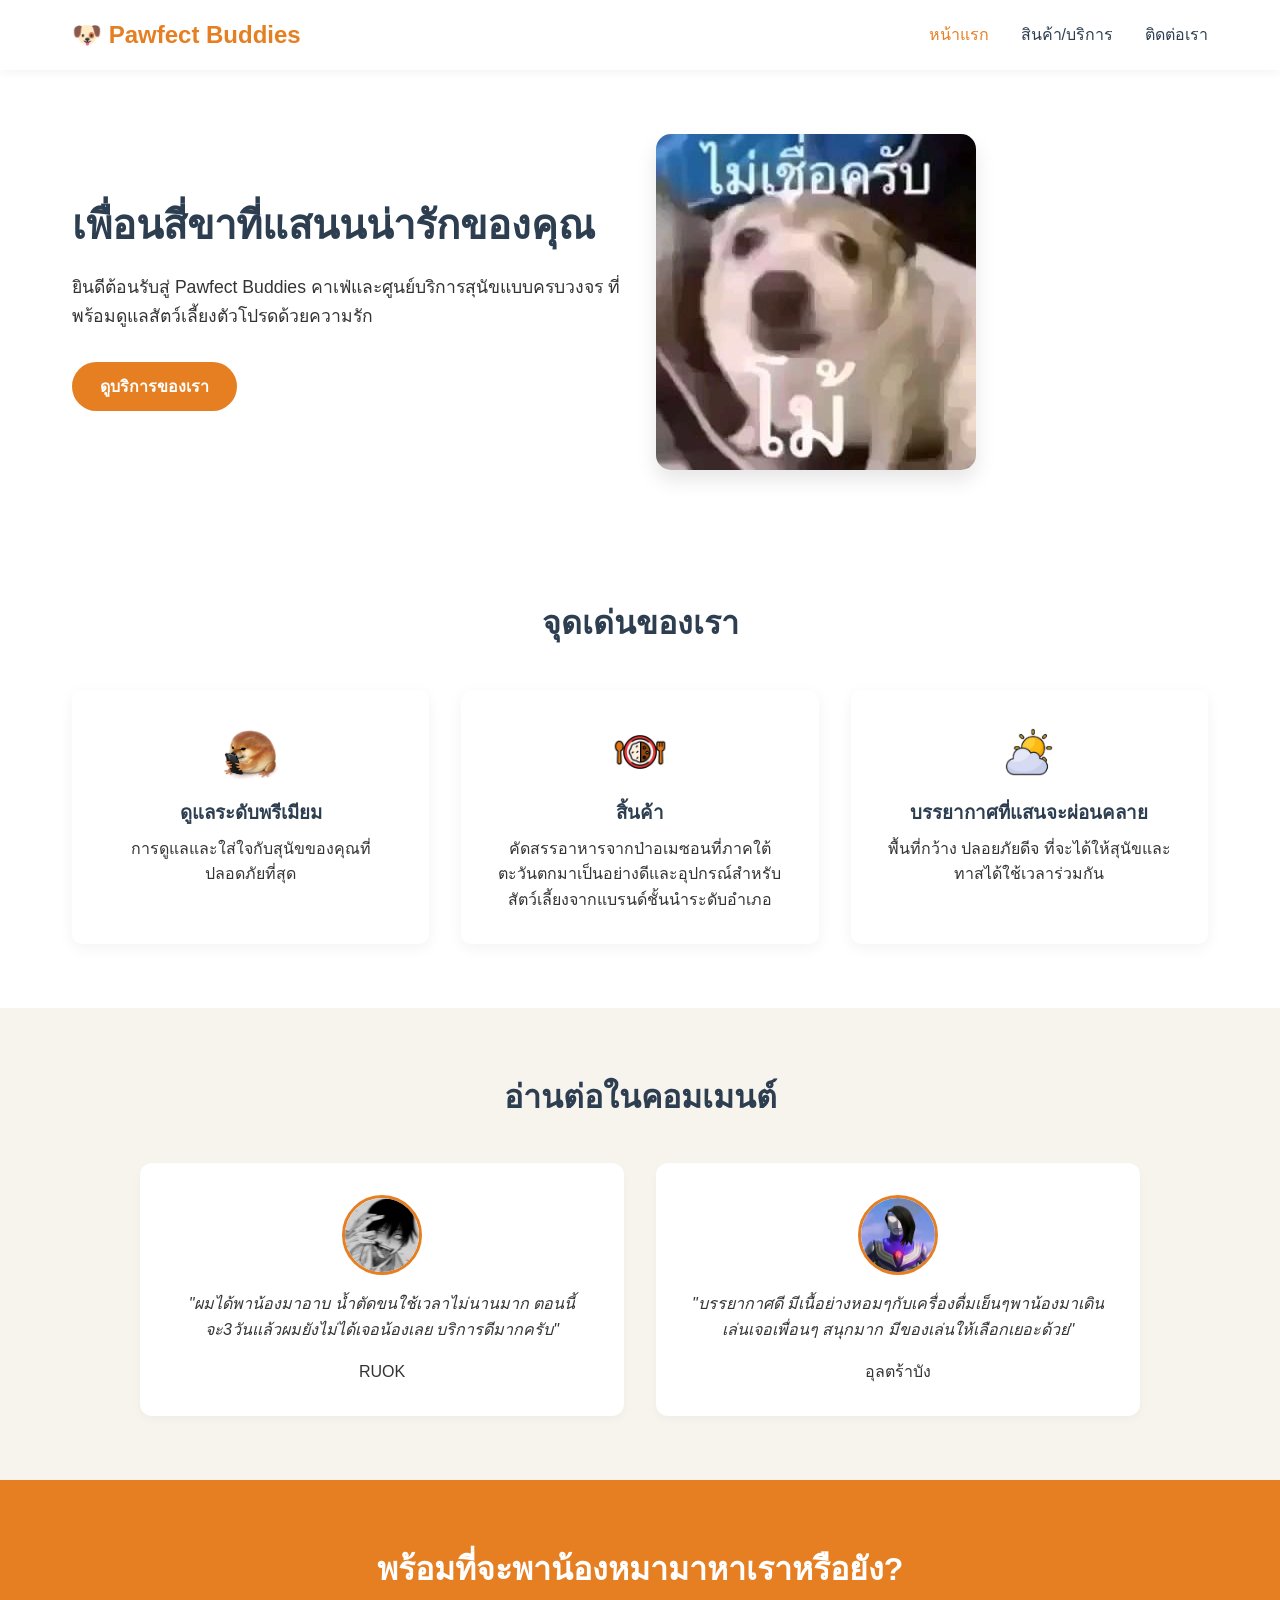
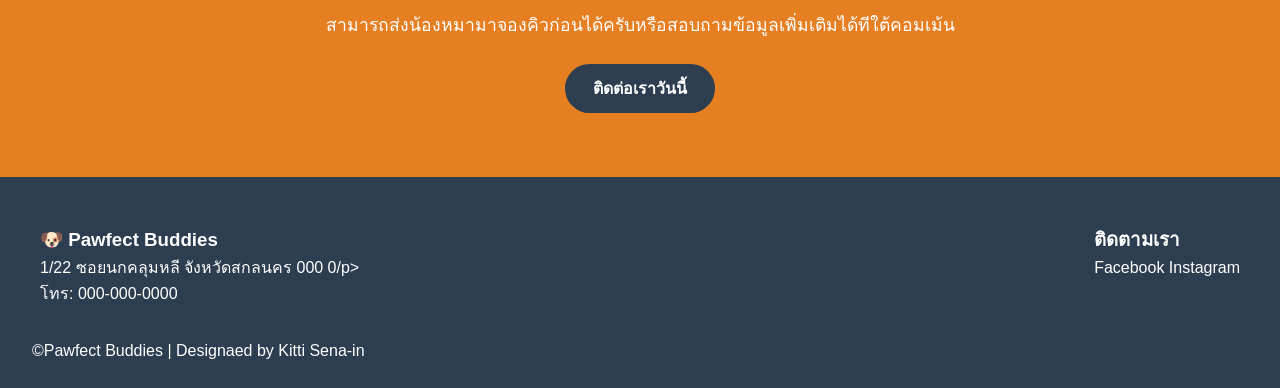
<file: index.html>
<!DOCTYPE html>
<html lang="en">
<head>
  <meta charset="UTF-8">
  <meta name="viewport" content="width=device-width, initial-scale=1.0">
  <title>Pawfect Buddies - หน้าแรก</title>
  <link rel="stylesheet" href="css/style.css">
</head>
<body>

  
  <header class="main-header">
    <nav class="navbar">
      <div class="logo">
        <a href="index.html">🐶 Pawfect Buddies</a>
      </div>
      <ul class="nav-links">
        <a href="index.html" class="active">หน้าแรก</a>
        <a href="menu.html">สินค้า/บริการ</a>
       <a href="contact.html">ติดต่อเรา</a>
      </ul>
    </nav>
  </header>

  <main>
  


    <section class="hero-section">
      <div class="hero-content">
        <h1>เพื่อนสี่ขาที่แสนนน่ารักของคุณ</h1>
        <p>ยินดีต้อนรับสู่ Pawfect Buddies คาเฟ่และศูนย์บริการสุนัขแบบครบวงจร ที่พร้อมดูแลสัตว์เลี้ยงตัวโปรดด้วยความรัก</p>
        <a href="menu.html" class="btn btn-primary">ดูบริการของเรา</a>
      </div>
      <div class="hero-image">
        <img src="./image/ครับ.jpg" alt="หมา">
      </div>
    </section>

   
    <section class="features-section">
      <h2 class="section-title">จุดเด่นของเรา</h2>
      <div class="features-grid">
        <article class="feature-card">
          <img src="./image/★Wildcraft★ na TikTok.jpg" alt="หมา2">
          <h3>ดูแลระดับพรีเมียม</h3>
          <p>การดูแลและใส่ใจกับสุนัขของคุณที่ปลอดภัยที่สุด</p>
        </article>
        <article class="feature-card">
          <img src="./image/images.png" alt="หมา3">
          <h3>สิ้นค้า</h3>
          <p>คัดสรรอาหารจากป่าอเมซอนที่ภาคใต้ตะวันตกมาเป็นอย่างดีและอุปกรณ์สำหรับสัตว์เลี้ยงจากแบรนด์ชั้นนำระดับอำเภอ</p>
        </article>
        <article class="feature-card">
          <img src="./image/99.jpg" alt="หมา4">
          <h3>บรรยากาศที่แสนจะผ่อนคลาย</h3>
          <p>พื้นที่กว้าง ปลอยภัยดีจ ที่จะได้ให้สุนัขและทาสได้ใช้เวลาร่วมกัน</p>
        </article>
      </div>
    </section>

   
    <section class="testimonials-section">
      <h2 class="section-title">อ่านต่อในคอมเมนต์</h2>
      <div class="testimonials-container">
        <article class="testimonial-card">
          <img src="./image/𝘑𝘶𝘫𝘶𝘵𝘴𝘶 𝘒𝘢𝘪𝘴𝘦𝘯📿.jpg" alt="ไอบ้า1" class="profile-img">
          <p class="testimonial-text">"ผมได้พาน้องมาอาบ   น้ำตัดขนใช้เวลาไม่นานมาก ตอนนี้จะ3วันแล้วผมยังไม่ได้เจอน้องเลย บริการดีมากครับ"</p>
          <p class="client-name"> RUOK </p>
        </article>
        <article class="testimonial-card">
          <img src="./image/460844974393069391.jpg" alt="รูปโปรไฟล์ลูกค้าคุณเมย์" class="profile-img">
          <p class="testimonial-text">"บรรยากาศดี มีเนื้อย่างหอมๆกับเครื่องดื่มเย็นๆพาน้องมาเดินเล่นเจอเพื่อนๆ สนุกมาก มีของเล่นให้เลือกเยอะด้วย"</p>
          <p class="client-name"> อุลตร้าบัง </p>
        </article>
      </div>
    </section>

    <section class="cta-section">
      <h2>พร้อมที่จะพาน้องหมามาหาเราหรือยัง?</h2>
      <p>สามารถส่งน้องหมามาจองคิวก่อนได้ครับหรือสอบถามข้อมูลเพิ่มเติมได้ทีใต้คอมเม้น</p>
      <a href="contact.html" class="btn btn-secondary">ติดต่อเราวันนี้</a>
    </section>
  </main>


  <footer class="main-footer">
    <div class="footer-content">
      <div class="footer-info">
        <h3>🐶 Pawfect Buddies</h3>
        <p>1/22 ซอยนกคลุมหลี จังหวัดสกลนคร 000 0/p>
        <p>โทร: 000-000-0000</p>
      </div>
      <div class="footer-socials">
        <h3>ติดตามเรา</h3>
        <a href="#">Facebook</a>
        <a href="#">Instagram</a>
      </div>
    </div>
    <div class="footer-bottom">
      <p>©Pawfect Buddies | Designaed by Kitti Sena-in</p>
    </div>
  </footer>
</body>
</html>
</file>
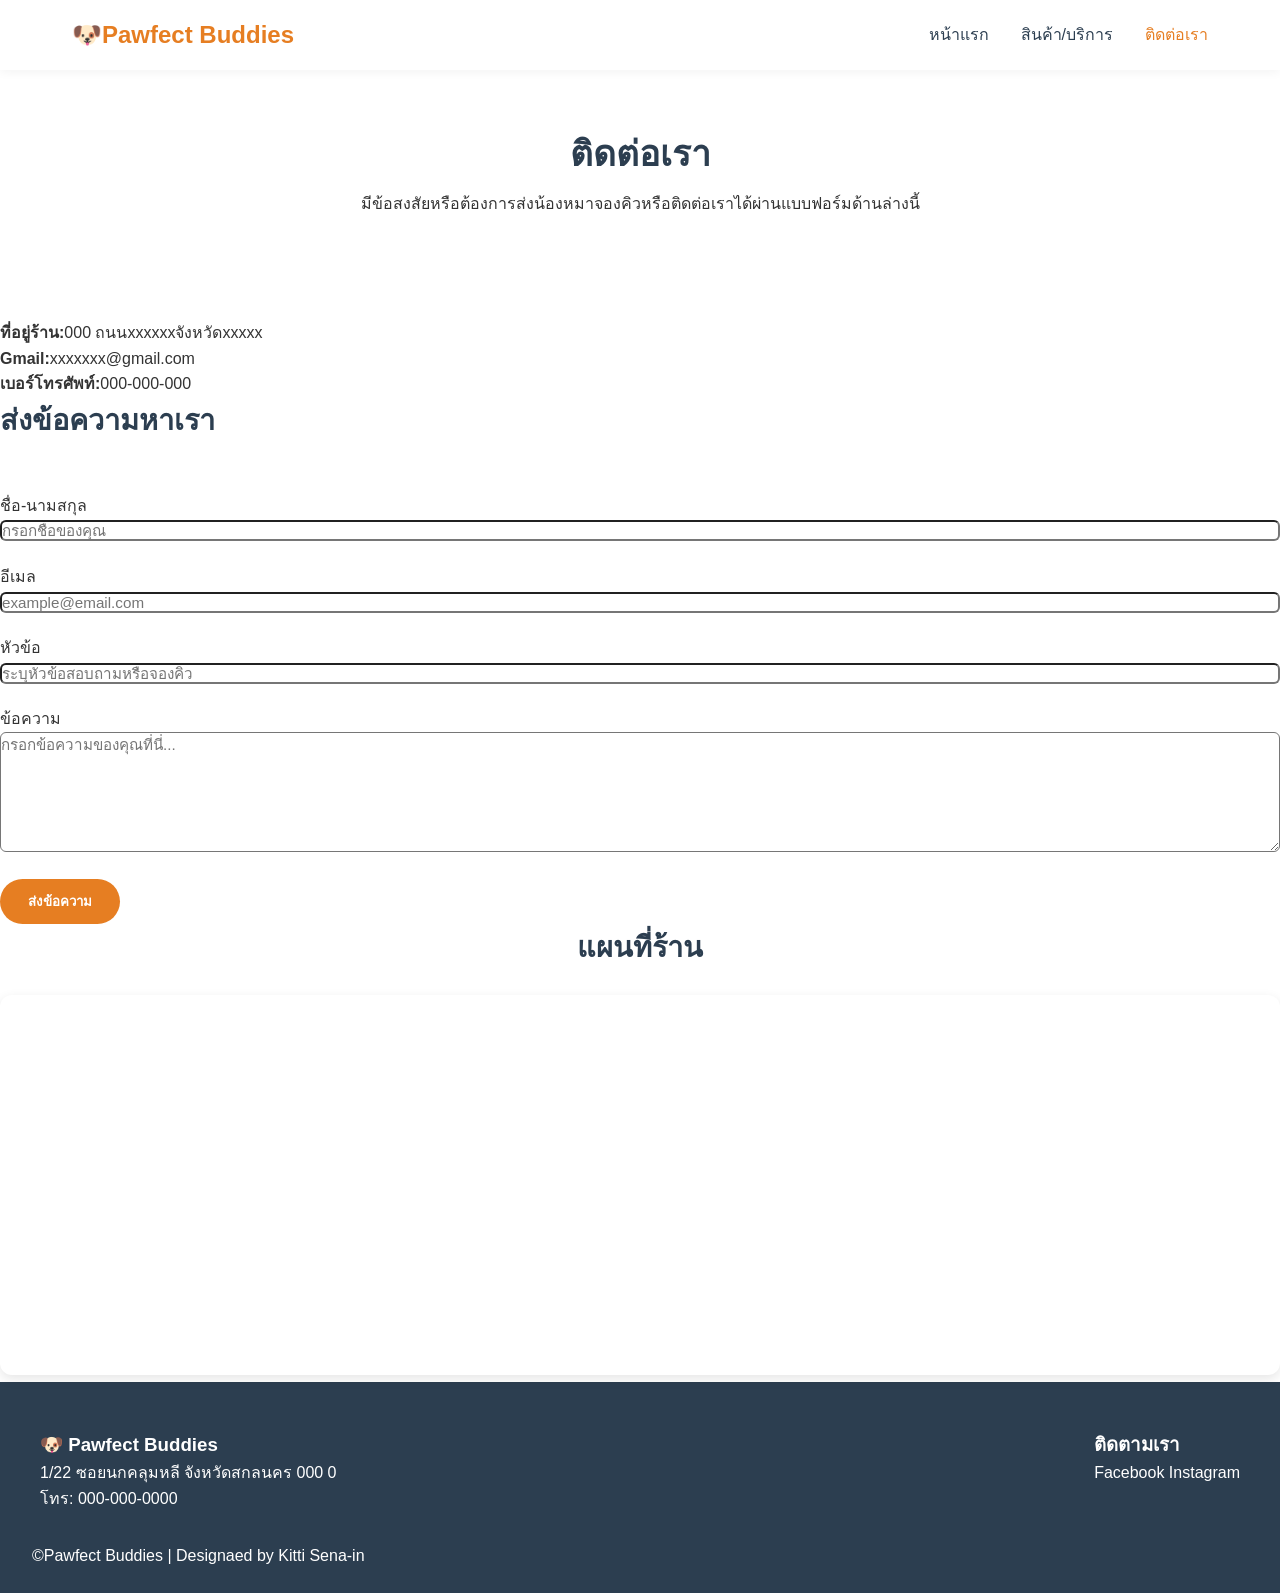
<file: contact.html>
<!DOCTYPE html>
<html lang="en">
<head>
  <meta charset="UTF-8">
  <meta name="viewport" content="width=device-width, initial-scale=1.0">
  <title>ติดต่อเรา - </title>
  <link rel="stylesheet" href="css/style.css">
</head>
<body>


  <header class="main-header">
    <nav class="navbar">
      <div class="logo">
        <a href="index.html">🐶Pawfect Buddies</a>
      </div>
      <ul class="nav-links">
        <a href="index.html">หน้าแรก</a>
        <a href="menu.html">สินค้า/บริการ</a>
       <a href="contact.html" class="active">ติดต่อเรา</a>
      </ul>
    </nav>
  </header>

  <main>
    
    <header class="page-header">
      <h1>ติดต่อเรา</h1>
      <p>มีข้อสงสัยหรือต้องการส่งน้องหมาจองคิวหรือติดต่อเราได้ผ่านแบบฟอร์มด้านล่างนี้</p>
    </header>

    <div class="contact-container">
    <div class="contact-info">
        <p><strong>ที่อยู่ร้าน:</strong>000 ถนนxxxxxxจังหวัดxxxxx</p>
        <p><strong>Gmail:</strong>xxxxxxx@gmail.com</p>
        <p><strong>เบอร์โทรศัพท์:</strong>000-000-000</p>
    </div>

      
      <section class="contact-form-section">
        <h2>ส่งข้อความหาเรา</h2>
        <br>
        <form class="contact-form">
          <div class="form-group">
            <label for="name">ชื่อ-นามสกุล</label>
            <input type="text" id="name" name="name" placeholder="กรอกชื่อของคุณ" required>
          </div>
          <div class="form-group">
            <label for="email">อีเมล</label>
            <input type="email" id="email" name="email" placeholder="example@email.com" required>
          </div>
          <div class="form-group">
            <label for="subject">หัวข้อ</label>
            <input type="text" id="subject" name="subject" placeholder="ระบุหัวข้อสอบถามหรือจองคิว" required>
          </div>
          <div class="form-group">
            <label for="message">ข้อความ</label>
            <textarea id="message" name="message" rows="5" placeholder="กรอกข้อความของคุณที่นี่..." required></textarea>
          </div>
          <button type="submit" class="btn btn-primary">ส่งข้อความ</button>
        </form>
      </section>
    </div>

   
    <section class="map-section">
      <h2 style="text-align: center; margin-bottom: 1.5rem; color: var(--secondary-color);">แผนที่ร้าน</h2>
      <iframe 
        iframe src="https://www.google.com/maps/embed?pb=!1m18!1m12!1m3!1d3875.838634863923!2d100.5615!3d13.7289!2m3!1f0!2f0!3f0!3m2!1i1024!2i768!4f13.1!3m3!1m2!1s0x0%3A0x0!2zMTPCsDQzJzQ0LjAiTiAxMDDCsDMzJzQxLjQiRQ!52e0!3m2!1sth!2sth!4v1620000000000!5m2!1sth!2sth" width="700" height="450" style="border: 0cap;" loading="lazy" frameborder="0"></iframe>
        
      </iframe>
    </section>
  </main>

  
  <footer class="main-footer">
    <div class="footer-content">
      <div class="footer-info">
        <h3>🐶 Pawfect Buddies</h3>
        <p>1/22 ซอยนกคลุมหลี จังหวัดสกลนคร  000 0</p>
        <p>โทร: 000-000-0000</p>
      </div>
      <div class="footer-socials">
        <h3>ติดตามเรา</h3>
        <a href="#">Facebook</a>
        <a href="#">Instagram</a>
      </div>
    </div>
    <div class="footer-bottom">
      <p>©Pawfect Buddies | Designaed by Kitti Sena-in</p>
    </div>
  </footer>

</body>
</html>
</file>
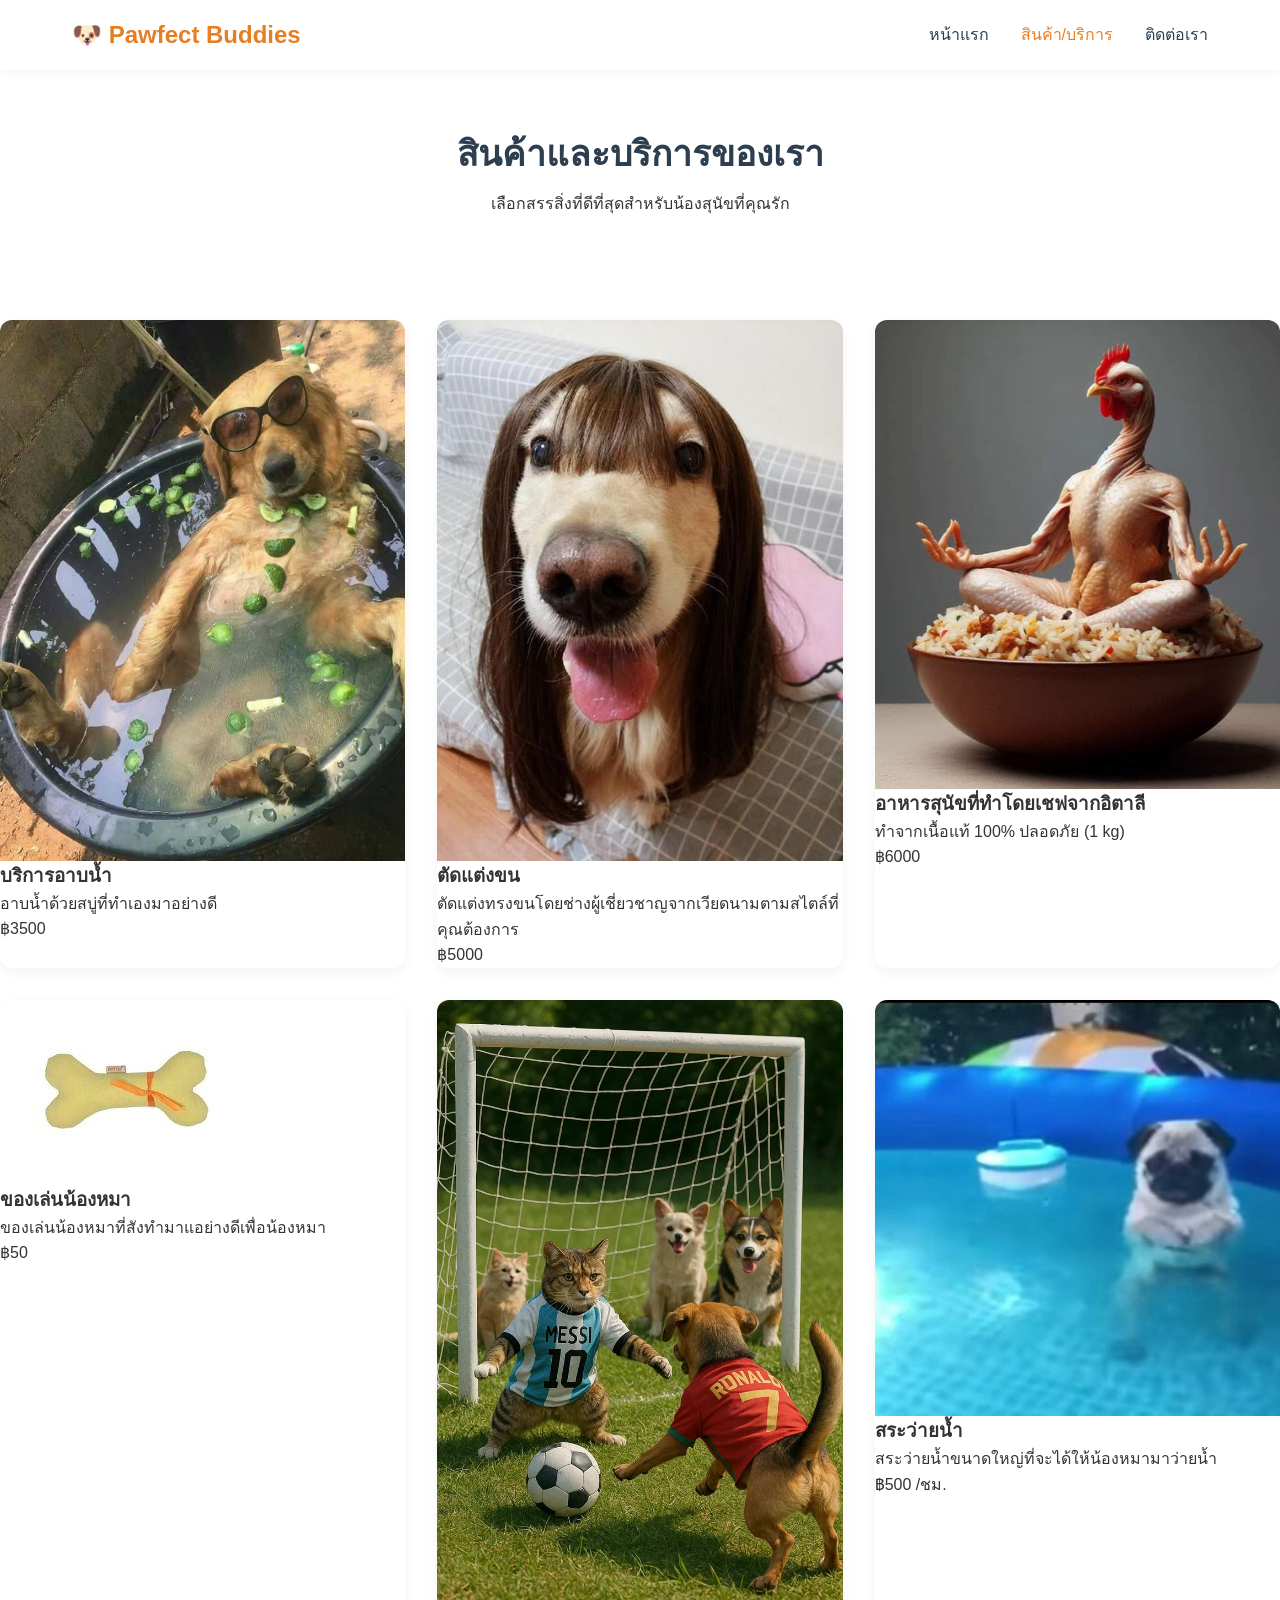
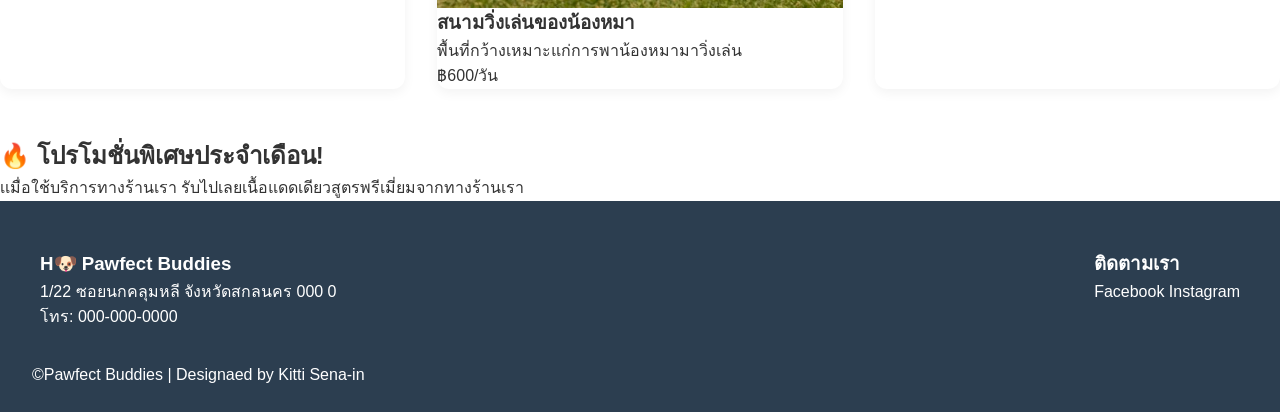
<file: menu.html>
<!DOCTYPE html>
<html lang="en">
<head>
  <meta charset="UTF-8">
  <meta name="viewport" content="width=device-width, initial-scale=1.0">
  <title>สินค้าและบริการ</title>
  <link rel="stylesheet" href="css/style.css">
</head>
<body>

  
  <header class="main-header">
    <nav class="navbar">
      <div class="logo">
        <a href="index.html">🐶 Pawfect Buddies</a>
      </div>
      <ul class="nav-links">
        <a href="index.html">หน้าแรก</a>
        <a href="menu.html" class="active">สินค้า/บริการ</a>
       <a href="contact.html">ติดต่อเรา</a>
       </ul>
    </nav>
  </header>

  <main>
    
    <header class="page-header">
      <h1>สินค้าและบริการของเรา</h1>
      <p>เลือกสรรสิ่งที่ดีที่สุดสำหรับน้องสุนัขที่คุณรัก</p>
    </header>

    
    <section class="product-section">
      <div class="product-grid">
      
        <article class="product-card">
          <img src="./image/Its a dogs Life in Thailand Kiki October 2016.jpg" alt="หมาอาบน้ำ">
          <div class="product-info">
            <h3>บริการอาบน้ำ</h3>
            <p>อาบน้ำด้วยสบู่ที่ทำเองมาอย่างดี</p>
            <div class="product-price">฿3500</div>
          </div>
        </article>

      
        <article class="product-card">
          <img src="./image/What the hell lady dog comes from_.jpg" alt="หมาเท่">
          <div class="product-info">
            <h3>ตัดแต่งขน</h3>
            <p>ตัดแต่งทรงขนโดยช่างผู้เชี่ยวชาญจากเวียดนามตามสไตล์ที่คุณต้องการ</p>
            <div class="product-price">฿5000</div>
          </div>
        </article>

        
        <article class="product-card">
          <img src="./image/7951736836533032.jpg" alt="หมาแซ่บ">
          <div class="product-info">
            <h3>อาหารสุนัขที่ทำโดยเชฟจากอิตาลี</h3>
            <p>ทำจากเนื้อแท้ 100% ปลอดภัย (1 kg)</p>
            <div class="product-price">฿6000</div>
          </div>
        </article>

     
        <article class="product-card">
          <img src="./image/download.jpg" alt="Dogtoy">
          <div class="product-info">
            <h3>ของเล่นน้องหมา</h3>
            <p>ของเล่นน้องหมาที่สังทำมาแอย่างดีเพื่อน้องหมา</p>
            <div class="product-price">฿50</div>
          </div>
        </article>

      
        <article class="product-card">
          <img src="./image/_When Messi the cat meets Ronaldo the pup… it's the ultimate pet showdown! 🐾⚽ Who’s your GOAT__.jpg" alt="หมาวิ่ง">
          <div class="product-info">
            <h3>สนามวิ่งเล่นของน้องหมา</h3>
            <p>พื้นที่กว้างเหมาะแก่การพาน้องหมามาวิ่งเล่น</p>
            <div class="product-price">฿600/วัน</div>
          </div>
        </article>

        
        <article class="product-card">
          <img src="./image/427701295876801720.jpg" alt="หมาเปียก">
          <div class="product-info">
            <h3>สระว่ายน้ำ </h3>
            <p>สระว่ายน้ำขนาดใหญ่ที่จะได้ให้น้องหมามาว่ายน้ำ</p>
            <div class="product-price">฿500 /ชม.</div>
          </div>
        </article>
      </div>

      
      <aside class="promo-banner">
        <h2>🔥 โปรโมชั่นพิเศษประจำเดือน!</h2>
        <p>เเมื่อใช้บริการทางร้านเรา รับไปเลยเนื้อแดดเดียวสูตรพรีเมี่ยมจากทางร้านเรา</p>
      </aside>
    </section>
  </main>


  <footer class="main-footer">
    <div class="footer-content">
      <div class="footer-info">
        <h3>H🐶 Pawfect Buddies</h3>
        <p>1/22 ซอยนกคลุมหลี จังหวัดสกลนคร  000 0</p>
        <p>โทร: 000-000-0000</p>
      </div>
      <div class="footer-socials">
        <h3>ติดตามเรา</h3>
        <a href="#">Facebook</a>
        <a href="#">Instagram</a>
      </div>
    </div>
    <div class="footer-bottom">
      <p>©Pawfect Buddies | Designaed by Kitti Sena-in</p>
    </div>
  </footer>

</body>
</html>
</file>
<file: css/style.css>
:root {
  --primary-color: #e67e22;    
  --secondary-color: #2c3e50;  
  --accent-color: #f39c12;     
  --text-dark: #333333;        
  --white: #ffffff;
  --transition-fast: all 0.3s ease;
}


* {
  margin: 0;
  padding: 0;
  box-sizing: border-box;
}

body {
  font-family: 'Prompt', sans-serif;
  color: var(--text-dark);
  background-color: var(--bg-light);
  line-height: 1.6;
}

a {
  text-decoration: none;
  color: inherit;
  transition: var(--transition-fast);
}

img {
  max-width: 100%;
  height: auto;
  display: block;
}


.main-header {
  background-color: var(--white);
  box-shadow: 0 2px 10px rgba(0, 0, 0, 0.05);
  position: sticky;
  top: 0;
  z-index: 1000;
}

.navbar {
  display: flex;
  justify-content: space-between;
  align-items: center;
  max-width: 1200px;
  margin: 0 auto;
  padding: 1rem 2rem;
}

.logo a {
  font-size: 1.5rem;
  font-weight: 600;
  color: var(--primary-color);
}

.nav-links {
  display: flex;
  list-style: none;
  gap: 2rem;
}

.nav-links a {
  font-weight: 400;
  color: var(--secondary-color);
}

.nav-links a:hover,
.nav-links a.active {
  color: var(--primary-color);
}


.btn {
  display: inline-block;
  padding: 0.75rem 1.75rem;
  border-radius: 30px;
  font-weight: 600;
  cursor: pointer;
  border: none;
  transition: var(--transition-fast);
}

.btn-primary {
  background-color: var(--primary-color);
  color: var(--white);
}

.btn-primary:hover {
  background-color: #d35400;
  transform: translateY(-2px);
  box-shadow: 0 4px 12px rgba(230, 126, 34, 0.3);
}

.btn-secondary {
  background-color: var(--secondary-color);
  color: var(--white);
}

.btn-secondary:hover {
  background-color: #1a252f;
  transform: translateY(-2px);
}

.page-header {
  text-align: center;
  padding: 3rem 1rem;
  background-color: #f7f3ed;
  margin-bottom: 2rem;
}

.page-header h1 {
  font-size: 2.2rem;
  color: var(--secondary-color);
  margin-bottom: 0.5rem;
}


.hero-section {
  display: flex;
  align-items: center;
  justify-content: space-between;
  max-width: 1200px;
  margin: 0 auto;
  padding: 4rem 2rem;
  gap: 2rem;
}

.hero-content {
  flex: 1;
}

.hero-content h1 {
  font-size: 2.5rem;
  color: var(--secondary-color);
  margin-bottom: 1rem;
}

.hero-content p {
  font-size: 1.1rem;
  color: var(--text-muted);
  margin-bottom: 2rem;
}

.hero-image {
  flex: 1;
}

.hero-image img {
  border-radius: 15px;
  box-shadow: 0 10px 20px rgba(0, 0, 0, 0.1);
}


.features-section {
  max-width: 1200px;
  margin: 0 auto;
  padding: 4rem 2rem;
  text-align: center;
}

.section-title {
  font-size: 2rem;
  color: var(--secondary-color);
  margin-bottom: 2.5rem;
}

.features-grid {
  display: grid;
  grid-template-columns: repeat(3, 1fr);
  gap: 2rem;
}

.feature-card {
  background-color: var(--white);
  padding: 2rem;
  border-radius: 10px;
  box-shadow: 0 4px 15px rgba(0, 0, 0, 0.05);
  transition: var(--transition-fast);
}

.feature-card:hover {
  transform: translateY(-5px);
}

.feature-card img {
  width: 60px;
  height: 60px;
  margin: 0 auto 1rem;
}

.feature-card h3 {
  color: var(--secondary-color);
  margin-bottom: 0.5rem;
}


.testimonials-section {
  background-color: #f7f3ed;
  padding: 4rem 2rem;
  text-align: center;
}

.testimonials-container {
  display: flex;
  justify-content: center;
  gap: 2rem;
  max-width: 1000px;
  margin: 0 auto;
}

.testimonial-card {
  background: var(--white);
  padding: 2rem;
  border-radius: 12px;
  flex: 1;
  box-shadow: 0 4px 10px rgba(0,0,0,0.03);
}

.profile-img {
  width: 80px;
  height: 80px;
  border-radius: 50%;
  object-fit: cover;
  margin: 0 auto 1rem;
  border: 3px solid var(--primary-color);
}

.testimonial-text {
  font-style: italic;
  color: var(--text-muted);
  margin-bottom: 1rem;
}

.cta-section {
  background-color: var(--primary-color);
  color: var(--white);
  text-align: center;
  padding: 4rem 2rem;
}

.cta-section h2 {
  font-size: 2rem;
  margin-bottom: 1rem;
}

.cta-section p {
  margin-bottom: 1.5rem;
  font-size: 1.1rem;
}

.product-grid {
  display: grid;
  grid-template-columns: repeat(3, 1fr);
  gap: 2rem;
  margin-bottom: 3rem;
}

.product-card {
  background-color: var(--white);
  border-radius: 12px;
  overflow: hidden;
  box-shadow: 0 4px 12px rgba(0, 0, 0, 0.05);
  transition: var(--transition-fast);
}

.main-footer {
  background-color: var(--secondary-color);
  color: var(--white);
  padding: 3rem 2rem 1.5rem;
}

.footer-content {
  max-width: 1200px;
  margin: 0 auto;
  display: flex;
  justify-content: space-between;
  gap: 2rem;
  margin-bottom: 2rem;
}

body {
  font-family: 'Prompt', sans-serif;
  color: var(--text-dark);
  background-color: #ffffff;
  line-height: 1.6;
}

.page-header {
  text-align: center;
  padding: 3.5rem 1rem;
  background-color: var(--bg-header);
  margin-bottom: 3rem;
}

.page-header h1 {
  font-size: 2.2rem;
  color: var(--secondary-color);
  margin-bottom: 0.5rem;
}

.page-header p {
  color: var(--text-muted);
  font-size: 1rem;
}

.contact-info-item {
  margin-bottom: 1rem;
  font-size: 1rem;
  color: var(--text-dark);
}

.contact-info-item strong {
  color: var(--secondary-color);
}


.contact-form-section h2 {
  font-size: 1.8rem;
  color: var(--secondary-color);
  margin-bottom: 1.5rem;
}

.contact-form .form-group {
  margin-bottom: 1.25rem;
}



.contact-form input[type="text"],
.contact-form input[type="email"],
.contact-form textarea {
  width: 100%;

  border-radius: 6px;
  font-size: 0.95rem;
  font-family: inherit;
  box-sizing: border-box;
  transition: all 0.3s ease;
}

.contact-form input:focus,
.contact-form textarea:focus {
  outline: none;
  border-color: var(--primary-color);
  box-shadow: 0 0 5px rgba(230, 126, 34, 0.4);
}

.contact-form textarea {
  resize: vertical;
  min-height: 120px;
}

.btn-primary:hover {
  background-color: #d35400;
  transform: translateY(-2px);
  box-shadow: 0 4px 10px rgba(230, 126, 34, 0.3);
}

.map-section h2 {
  font-size: 1.8rem;
  color: var(--secondary-color);
  margin-bottom: 1.5rem;
}

.map-section iframe {
  width: 100%;
  height: 380px;
  border: 0;
  border-radius: 12px;
  box-shadow: 0 4px 12px rgba(0,0,0,0.1);
}


@media (max-width: 768px) {
  .contact-container {
    grid-template-columns: 1fr; 
    gap: 2rem;
  }
}
</file>
